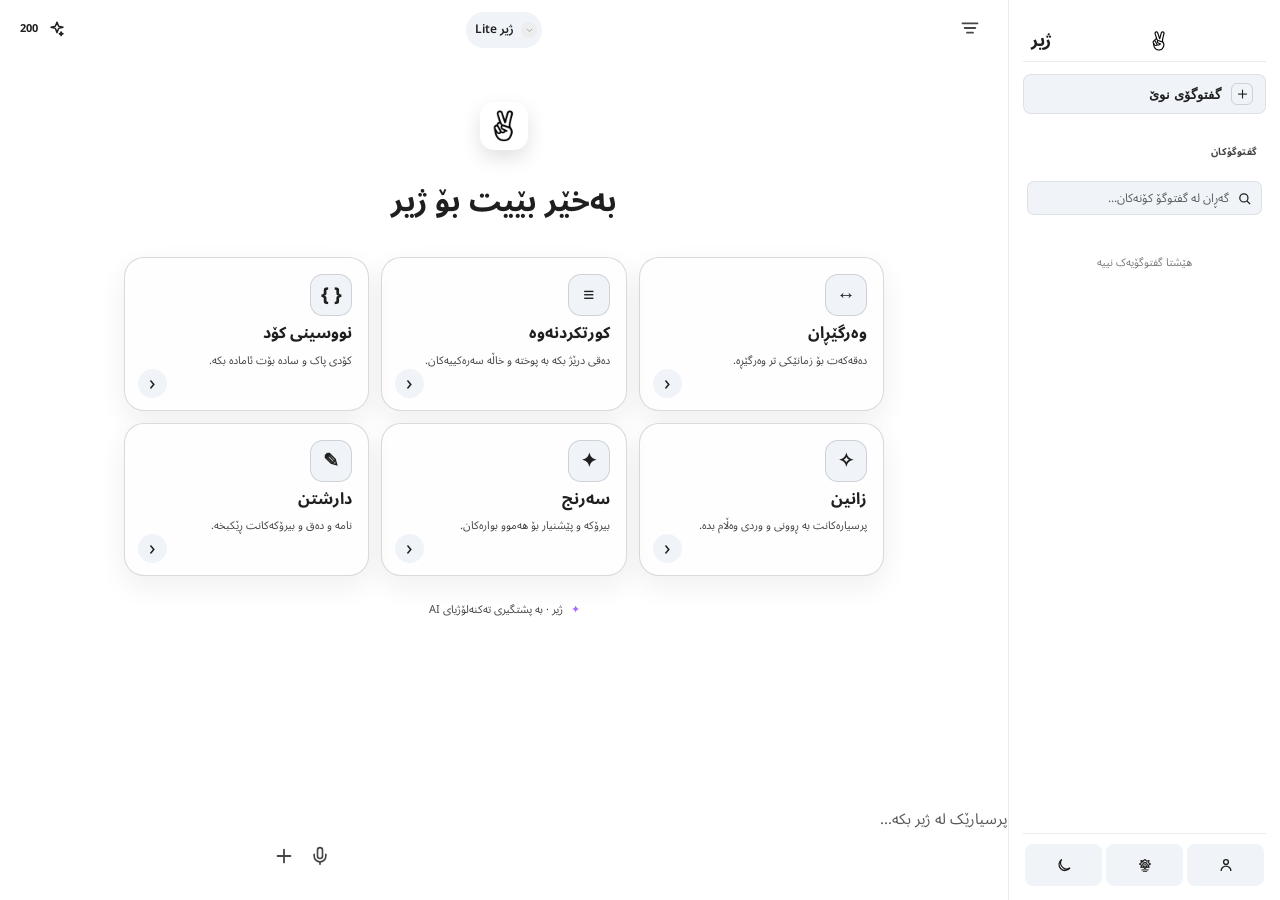
<file: index.html>
<!doctype html>
<html lang="ckb" dir="rtl">
<head>
  <meta charset="UTF-8" />
  <meta name="viewport" content="width=device-width, initial-scale=1, maximum-scale=1, viewport-fit=cover" />
  <meta name="theme-color" content="#f8f9fa" />
  <title>ژیر — یاریدەدەری زیرەکی کوردی</title>
  <link rel="preconnect" href="https://fonts.googleapis.com" />
  <link rel="preconnect" href="https://fonts.gstatic.com" crossorigin />
  <link href="https://fonts.googleapis.com/css2?family=Noto+Sans+Arabic:wght@400;500;600;700;800&display=swap" rel="stylesheet" />
  <link rel="stylesheet" href="style.css" />
</head>
<body>
  <div class="app-layout">
    <aside class="sidebar" id="sidebar">
      <div class="brand-header"><div class="brand-logo"><span class="brand-mark" aria-label="نیشانەی ژیر"></span></div><span class="brand-title">ژیر</span></div>
      <button class="new-chat-btn" id="newChatBtn"><span>＋</span> گفتوگۆی نوێ</button>
      <div class="menu-section-title">گفتوگۆکان</div>
      <label class="history-search"><svg viewBox="0 0 24 24" fill="none" stroke="currentColor" stroke-width="2"><circle cx="11" cy="11" r="6.5"/><path d="m16 16 5 5"/></svg><input type="search" placeholder="گەڕان لە گفتوگۆ کۆنەکان..." aria-label="گەڕان لە گفتوگۆ کۆنەکان"></label>
      <div class="history-list" id="historyList"></div>
      <div class="sidebar-footer"><button class="profile-btn" id="profileBtn" type="button"><svg viewBox="0 0 24 24" fill="none" stroke="currentColor" stroke-width="1.8"><circle cx="12" cy="8" r="3.2"/><path d="M5.5 20a6.5 6.5 0 0113 0"/></svg><span>پڕۆفایل</span></button><button class="theme-toggle-btn settings-theme" id="settingsBtn" type="button"><svg class="settings-tune-icon" viewBox="0 0 24 24" fill="none" stroke="currentColor" stroke-width="1.6" stroke-linecap="round" stroke-linejoin="round"><path d="M12 3.5l2.35 2.35L17.7 5.1l-.75 3.2 2.85 1.7-2.85 1.7.75 3.2-3.35-.75L12 16.5l-2.35-2.35-3.35.75.75-3.2-2.85-1.7 2.85-1.7-.75-3.2 3.35.75-3.2 1.7z"/><path d="M12 7.4l1.15 1.15 1.65-.35-.35 1.65L15.6 11l-1.15 1.15.35 1.65-1.65-.35L12 14.6l-1.15-1.15-1.65.35.35-1.65L8.4 11l1.15-1.15-.35-1.65 1.65.35L12 7.4z" fill="var(--bg)"/><circle cx="12" cy="11" r="1.25" fill="currentColor" stroke="none"/><path d="M7.5 18.2h9M9.5 20.5h5" opacity=".8"/></svg><span>ڕێکخستنەکان</span></button><button class="theme-toggle-btn settings-theme" id="themeBtn"><svg class="theme-moon" viewBox="0 0 24 24" fill="none" stroke="currentColor" stroke-width="1.8"><path d="M20.5 15.3A8.5 8.5 0 018.7 3.5 8.5 8.5 0 1020.5 15.3z"/></svg><svg class="theme-sun" viewBox="0 0 24 24" fill="none" stroke="currentColor" stroke-width="1.8"><circle cx="12" cy="12" r="4"/><path d="M12 2v2M12 20v2M4.93 4.93l1.41 1.41M17.66 17.66l1.41 1.41M2 12h2M20 12h2M4.93 19.07l1.41-1.41M17.66 6.34l1.41-1.41"/></svg><span>ڕووناک / تاریک</span></button></div>
    </aside>
    <div class="scrim" id="scrim"></div>

    <main class="main-content">
      <header class="topbar"><div class="credit-meter" id="creditMeter" role="button" tabindex="0" aria-label="پشکنینی کردیتی ماوە" aria-live="polite"><span class="credit-logo" aria-label="لۆگۆی کردیت" title="کردیت"><svg viewBox="0 0 24 24" fill="none" stroke="currentColor" stroke-width="1.9" stroke-linecap="round" stroke-linejoin="round"><path d="M12 3.5 14.2 9l5.8 1.3-5.8 1.5L12 17.5l-2.2-5.7L4 10.3 9.8 9 12 3.5Z"/><path d="m17.5 16.5.7 1.8 1.8.7-1.8.7-.7 1.8-.7-1.8-1.8-.7 1.8-.7.7-1.8Z"/></svg></span><span class="credit-meter-value" id="creditValue">1000</span></div><button class="menu-btn" id="menuBtn" aria-label="مێنۆ"><svg class="zhir-menu-mark" width="24" height="24" viewBox="0 0 24 24" fill="none" stroke="currentColor" stroke-width="1.8" stroke-linecap="round"><path d="M4.5 7.3h15"/><path d="M6.7 12h10.6"/><path d="M9 16.7h6"/></svg></button><div class="plan-switcher" id="planSwitcher"><button class="plan-trigger" id="planTrigger" type="button" aria-label="هەڵبژاردنی پلانی ژیر" title="هەڵبژاردنی پلانی ژیر" aria-expanded="false"><span class="plan-trigger-chevron" aria-hidden="true"><svg viewBox="0 0 24 24" fill="none" stroke="currentColor" stroke-width="2" stroke-linecap="round" stroke-linejoin="round"><path d="m6 9 6 6 6-6"/></svg></span><span>ژیر Lite</span></button><div class="plan-menu" role="menu"><button class="plan-option selected" type="button" data-plan="ژیر Lite" role="menuitemradio" aria-checked="true"><span class="plan-option-check" aria-hidden="true">✓</span><span><strong>ژیر Lite</strong><small>بۆ بەکارهێنانی ڕۆژانە</small></span></button><button class="plan-option" type="button" data-plan="ژیر Plus" role="menuitemradio" aria-checked="false"><span class="plan-option-check" aria-hidden="true">✓</span><span><strong>ژیر Plus</strong><small>بۆ بەکارهێنانی پەرەسەندوو</small></span></button><button class="plan-option" type="button" data-plan="ژیر Pro Plus" role="menuitemradio" aria-checked="false"><span class="plan-option-check" aria-hidden="true">✓</span><span><strong>ژیر Pro Plus</strong><small>بۆ بەکارهێنانی پێشکەوتوو</small></span></button></div></div></header>
      <div class="chat-container" id="chatContainer">
        <div class="welcome-box" id="welcomeBox">
          <div class="brand-logo"><span class="brand-mark" aria-label="نیشانەی ژیر"></span></div>
          <h1>بەخێر بێیت بۆ ژیر</h1>
        </div>
        <div class="messages-stream" id="messagesStream"></div>
      </div>

      <div class="composer-container">
        <form class="composer-box" id="composerForm">
          <button type="button" class="action-btn attach-btn" id="attachBtn" aria-label="پاشکۆ"><svg width="22" height="22" viewBox="0 0 24 24" fill="none" stroke="currentColor" stroke-width="2" stroke-linecap="round"><path d="M12 5v14M5 12h14"/></svg></button>
          <input id="fileInput" type="file" accept="image/*,.pdf,.doc,.docx,.txt" hidden />
          
          <textarea id="userInput" dir="auto" rows="1" placeholder="پرسیارێک لە ژیر بکە..."></textarea>
          
          <div class="left-actions">
            <!-- دوگمەی مایکرۆفۆن -->
            <button type="button" class="action-btn mic-btn" id="micBtn" aria-label="دەنگ"><svg width="20" height="20" viewBox="0 0 24 24" fill="none" stroke="currentColor" stroke-width="2" stroke-linecap="round"><path d="M12 2a3 3 0 00-3 3v7a3 3 0 006 0V5a3 3 0 00-3-3z"/><path d="M19 10v2a7 7 0 01-14 0v-2"/><line x1="12" y1="19" x2="12" y2="22"/></svg></button>
            
            <!-- دوگمەی ناردنی نوێ (بازنەی پڕکراو لەگەڵ تیری سەرەوە) -->
            <button type="submit" class="send-btn" id="sendBtn" aria-label="ناردن">
              <svg width="20" height="20" viewBox="0 0 24 24" fill="none" stroke="currentColor" stroke-width="2.5" stroke-linecap="round" stroke-linejoin="round">
                <line x1="12" y1="19" x2="12" y2="5"></line>
                <polyline points="5 12 12 5 19 12"></polyline>
              </svg>
            </button>
          </div>
        </form>
      </div>

      <div class="profile-modal" id="profileModal" role="dialog" aria-modal="true" aria-labelledby="profileTitle">
        <section class="profile-dialog">
          <div class="profile-dialog-head"><div><div class="profile-kicker">بەشی بەکارهێنەر</div><h2 id="profileTitle">پڕۆفایل</h2></div><button class="profile-close" id="profileClose" type="button" aria-label="داخستن">×</button></div>
          <div class="profile-summary"><div class="profile-avatar" id="profileAvatar">ب</div><div><strong id="profileNamePreview">بەکارهێنەر</strong><span id="profileEmailPreview">user@example.com</span></div></div>
          <div class="profile-fields"><label class="profile-field">ناو<input id="profileName" type="text" value="بەکارهێنەر" autocomplete="name" /></label><label class="profile-field">ئیمەیڵ<input id="profileEmail" type="email" value="user@example.com" autocomplete="email" /></label></div>
          <div class="profile-actions"><button class="profile-cancel" id="profileCancel" type="button">پاشگەزبوونەوە</button><button class="profile-save" id="profileSave" type="button">پاشەکەوتکردن</button></div>
        </section>
      </div>
    </main>

      <div class="upgrade-modal" id="upgradeModal" role="dialog" aria-modal="true" aria-labelledby="upgradeTitle">
        <section class="upgrade-dialog">
          <div class="upgrade-dialog-head"><div><div class="upgrade-kicker">هەڵبژاردنی پلان</div><h2 id="upgradeTitle">توانای گونجاو بۆ ژیر هەڵبژێرە</h2></div><button class="upgrade-close" id="upgradeClose" type="button" aria-label="داخستن">×</button></div>
          <div class="plan-detail-grid">
            <article class="plan-detail-card" data-plan-card="ژیر Plus"><h3>ژیر Plus</h3><p>بۆ بەکارهێنانی ڕۆژانە بە وەڵامی باشتر.</p><ul><li>وەڵامە باشترەکان لە Lite</li><li>خێرایی و توانای زیاتر</li><li>دەستگەیشتن بە تایبەتمەندییە پێشکەوتووەکان</li></ul><div class="plan-detail-credits"><span>١٠,٠٠٠ د.ع مانگانە</span><span>٤٠٠ ڕۆژانە</span></div></article>
            <article class="plan-detail-card" data-plan-card="ژیر Pro Plus"><h3>ژیر Pro Plus</h3><p>بۆ بەکارهێنانی پیشەیی و گفتوگۆی قووڵتر.</p><ul><li>وەڵامە زۆر باشترەکان</li><li>خێرایی و priority ـی بەرزتر</li><li>توانای باشتر بۆ فایل و گفتوگۆ</li></ul><div class="plan-detail-credits"><span>٢٠,٠٠٠ د.ع مانگانە</span><span>٨٠٠ ڕۆژانە</span></div></article>
          </div>
        </section>
      </div>
      <div class="upgrade-modal" id="checkoutModal" role="dialog" aria-modal="true" aria-labelledby="checkoutTitle">
        <section class="upgrade-dialog">
          <div class="upgrade-dialog-head"><div><div class="upgrade-kicker">پێداچوونەوەی کڕین</div><h2 id="checkoutTitle">چالاککردنی پلان</h2></div><button class="upgrade-close" id="checkoutClose" type="button" aria-label="داخستن">×</button></div>
          <div class="checkout-summary"><div class="checkout-row"><span>پلان</span><strong id="checkoutPlan">—</strong></div><div class="checkout-row"><span>شێوازی کڕین</span><strong>مانگانە</strong></div><div class="checkout-row"><span>کردیتی مانگانە</span><strong id="checkoutMonthly">—</strong></div><div class="checkout-row"><span>کردیتی ڕۆژانە</span><strong id="checkoutDaily">—</strong></div><div class="checkout-row"><span>بەها</span><strong id="checkoutPrice">دێمۆ — بێ پارەی ڕاستەقینە</strong></div></div>
          <div class="payment-methods" role="radiogroup" aria-label="شێوازی پارەدان"><div class="payment-method-title">شێوازی پارەدان هەڵبژێرە</div><div class="payment-method-subtitle">شێوازێکی پارەدانی ناوخۆیی یان کارت هەڵبژێرە</div><label class="payment-method selected"><input type="radio" name="paymentMethod" value="card" checked><span class="payment-method-icon" aria-hidden="true"><svg viewBox="0 0 24 24" fill="none" stroke="currentColor" stroke-width="1.7" stroke-linecap="round" stroke-linejoin="round"><rect x="3" y="5" width="18" height="14" rx="2.5"/><path d="M3 9h18M7 15h3"/></svg></span><span class="payment-method-copy"><strong>کارت بانکی</strong><small>Visa و Mastercard</small></span><span class="payment-method-check" aria-hidden="true"><svg viewBox="0 0 16 16" fill="none" stroke="currentColor" stroke-width="2" stroke-linecap="round" stroke-linejoin="round"><path d="m3 8 3 3 7-7"/></svg></span></label><label class="payment-method"><input type="radio" name="paymentMethod" value="fastpay"><span class="payment-method-icon provider-fastpay" aria-hidden="true">FP</span><span class="payment-method-copy"><strong>FastPay</strong><small>پارەدان بە wallet ـی FastPay</small></span><span class="payment-method-check" aria-hidden="true"><svg viewBox="0 0 16 16" fill="none" stroke="currentColor" stroke-width="2" stroke-linecap="round" stroke-linejoin="round"><path d="m3 8 3 3 7-7"/></svg></span></label><label class="payment-method"><input type="radio" name="paymentMethod" value="fib"><span class="payment-method-icon provider-fib" aria-hidden="true">FIB</span><span class="payment-method-copy"><strong>FIB</strong><small>First Iraqi Bank ـی مۆبایل</small></span><span class="payment-method-check" aria-hidden="true"><svg viewBox="0 0 16 16" fill="none" stroke="currentColor" stroke-width="2" stroke-linecap="round" stroke-linejoin="round"><path d="m3 8 3 3 7-7"/></svg></span></label></div>
          <div class="demo-payment-fields" id="cardPaymentFields"><label>ناوی خاوەنی کارت<input type="text" id="cardholderName" autocomplete="cc-name" placeholder="ناوی تەواو" /></label><label>ژمارەی کارت<input type="text" id="cardNumber" inputmode="numeric" autocomplete="cc-number" placeholder="•••• •••• •••• ••••" maxlength="19" /></label><div class="demo-payment-row"><label>بەرواری بەسەرچوون<input type="text" id="cardExpiry" inputmode="numeric" autocomplete="cc-exp" placeholder="MM/YY" maxlength="5" /></label><label>CVV<input type="password" id="cardCvv" inputmode="numeric" autocomplete="cc-csc" placeholder="•••" maxlength="4" /></label></div></div>
          <div class="demo-payment-fields" id="fastpayPaymentFields" hidden><div class="provider-field-head"><span class="provider-pill provider-fastpay">FP</span><div><strong>FastPay</strong><small>زانیاریی wallet ـی خۆت بنووسە</small></div></div><label>ژمارەی مۆبایل یان هەژمار<input type="tel" id="fastpayNumber" inputmode="tel" autocomplete="tel" placeholder="07XX XXX XXXX" /></label><button class="demo-qr-placeholder" type="button" data-qr-provider="FastPay" aria-label="چالاککردنی QR ـی FastPay"><svg class="demo-qr-svg" viewBox="0 0 21 21" role="img" aria-hidden="true"><path fill="currentColor" d="M0 0h7v7H0zM14 0h7v7h-7zM0 14h7v7H0zM2 2v3h3V2H2zm14 0v3h3V2h-3zM2 16v3h3v-3H2zM9 1h2v2H9zM8 5h2v2H8zM11 4h2v3h-2zM8 9h3v2H8zM13 8h2v3h-2zM16 9h2v2h-2zM19 8h2v3h-2zM8 13h2v2H8zM11 12h3v2h-3zM15 14h2v3h-2zM18 13h3v2h-3zM9 17h3v2H9zM13 18h2v3h-2zM17 18h2v2h-2z"/></svg><span>QR ـی دێمۆی FastPay — کرتە بکە بۆ چالاککردن</span></button></div>
          <div class="demo-payment-fields" id="fibPaymentFields" hidden><div class="provider-field-head"><span class="provider-pill provider-fib">FIB</span><div><strong>First Iraqi Bank</strong><small>زانیاریی wallet ـی خۆت بنووسە</small></div></div><label>ژمارەی مۆبایل یان هەژمار<input type="tel" id="fibNumber" inputmode="tel" autocomplete="tel" placeholder="07XX XXX XXXX" /></label><button class="demo-qr-placeholder" type="button" data-qr-provider="FIB" aria-label="چالاککردنی QR ـی FIB"><svg class="demo-qr-svg" viewBox="0 0 21 21" role="img" aria-hidden="true"><path fill="currentColor" d="M0 0h7v7H0zM14 0h7v7h-7zM0 14h7v7H0zM2 2v3h3V2H2zm14 0v3h3V2h-3zM2 16v3h3v-3H2zM9 1h2v2H9zM8 5h2v2H8zM11 4h2v3h-2zM8 9h3v2H8zM13 8h2v3h-2zM16 9h2v2h-2zM19 8h2v3h-2zM8 13h2v2H8zM11 12h3v2h-3zM15 14h2v3h-2zM18 13h3v2h-3zM9 17h3v2H9zM13 18h2v3h-2zM17 18h2v2h-2z"/></svg><span>QR ـی دێمۆی FIB — کرتە بکە بۆ چالاککردن</span></button></div>
          <p class="checkout-note">ئەمە پارەدانی دێمۆیە. هیچ پارەیەکی ڕاستەقینە وەرناگیرێت؛ خانەکان تەنها بۆ تاقیکردنەوەی flow ـەکە کار دەکەن.</p>
          <div class="checkout-actions"><button class="checkout-back" id="checkoutBack" type="button">گەڕانەوە</button><button class="checkout-pay" id="checkoutPay" type="button">پارەدان بە شێوەی مانگانە</button></div>
        </section>
      </div>

  </div>
  <script src="ai.js"></script>
  <script src="storage.js"></script>
  <script src="app.js"></script>
</body>
</file>
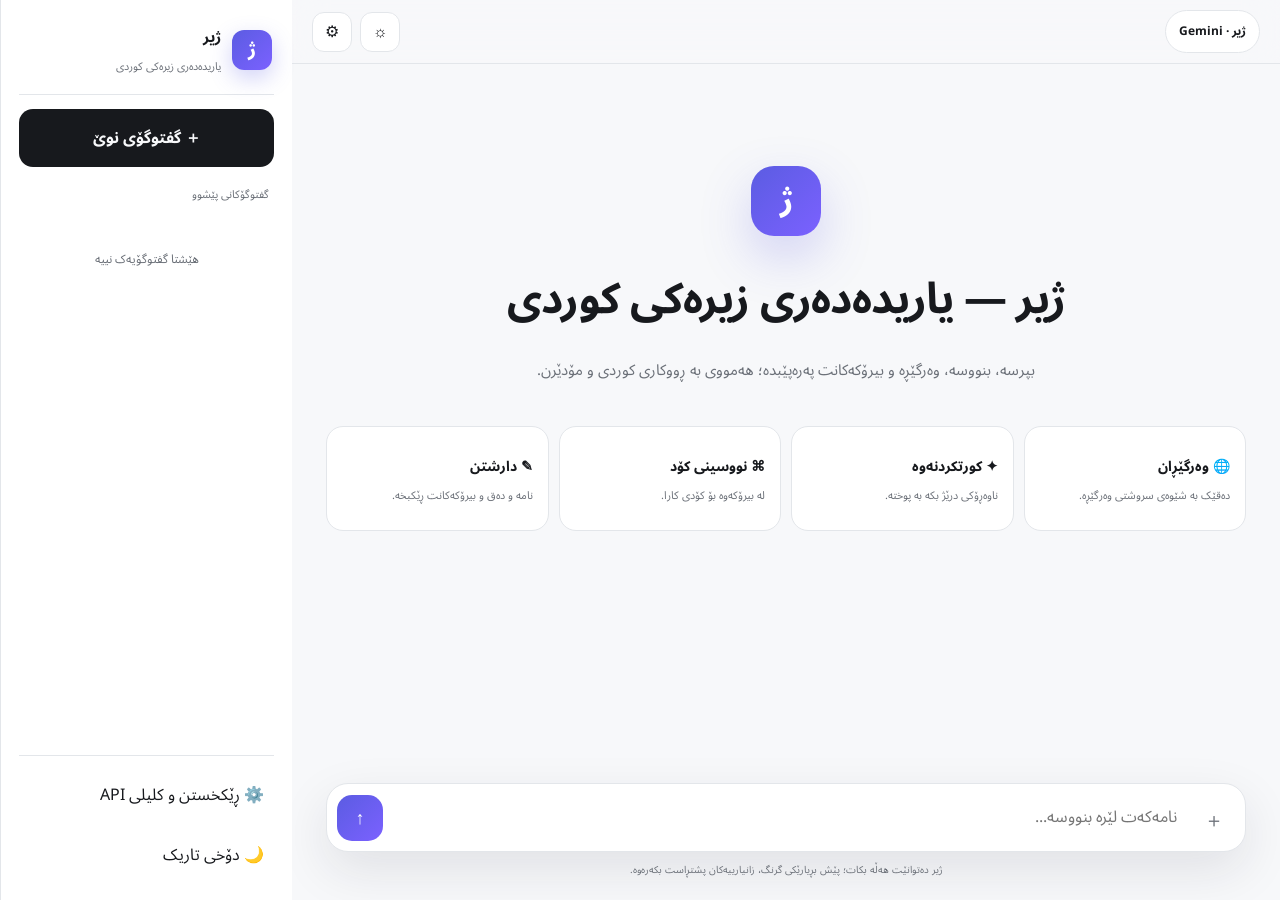
<file: zhir-preview.html>
<!doctype html>
<html lang="ckb" dir="rtl">
<head>
<meta charset="UTF-8">
<meta name="viewport" content="width=device-width,initial-scale=1,viewport-fit=cover">
<meta name="theme-color" content="#0f1115">
<title>ژیر — یاریدەدەری زیرەکی کوردی</title>
<style>
@import url('https://fonts.googleapis.com/css2?family=Noto+Sans+Arabic:wght@400;500;600;700;800&display=swap');
:root{--bg:#f7f8fa;--panel:#fff;--panel2:#f1f3f5;--text:#17191d;--muted:#6b7078;--line:#e3e6ea;--accent:#5b5ce2;--accent2:#7b61ff;--user:#eceefe;--shadow:0 18px 50px rgba(25,30,45,.10);--radius:22px}
html.dark{--bg:#0d0f12;--panel:#15181d;--panel2:#1d2127;--text:#f2f4f7;--muted:#a8afb9;--line:#2a2f37;--user:#252b45;--shadow:0 20px 55px rgba(0,0,0,.35)}
*{box-sizing:border-box}html,body{margin:0;width:100%;height:100%;font-family:'Noto Sans Arabic',Tahoma,sans-serif;background:var(--bg);color:var(--text)}button,input,textarea{font:inherit}button{cursor:pointer;color:inherit}body{overflow:hidden}.app{height:100dvh;display:flex;direction:ltr}.sidebar{direction:rtl;width:292px;flex:none;background:var(--panel);border-left:1px solid var(--line);display:flex;flex-direction:column;padding:18px;gap:14px;transition:.25s;z-index:20}.brand{display:flex;align-items:center;gap:11px;padding:3px 2px 16px;border-bottom:1px solid var(--line)}.brand-logo{width:40px;height:40px;border-radius:12px;background:linear-gradient(135deg,var(--accent),var(--accent2));display:grid;place-items:center;color:#fff;font-weight:800;font-size:19px;box-shadow:0 8px 22px rgba(91,92,226,.28)}.brand strong{display:block;font-size:15px}.brand span{display:block;color:var(--muted);font-size:11px;margin-top:2px}.new-chat{border:0;border-radius:14px;background:var(--text);color:var(--bg);padding:12px 14px;font-weight:700;display:flex;align-items:center;justify-content:center;gap:8px}.new-chat:hover{opacity:.9}.section-title{font-size:11px;color:var(--muted);padding:2px 5px}.history{overflow:auto;display:flex;flex-direction:column;gap:5px;flex:1}.history button{border:0;background:transparent;text-align:right;padding:11px 10px;border-radius:12px;color:var(--text);white-space:nowrap;overflow:hidden;text-overflow:ellipsis}.history button:hover,.history button.active{background:var(--panel2)}.sidebar-bottom{border-top:1px solid var(--line);padding-top:12px;display:grid;gap:6px}.side-action{border:0;background:transparent;text-align:right;padding:10px;border-radius:11px}.side-action:hover{background:var(--panel2)}.main{direction:rtl;min-width:0;flex:1;display:flex;flex-direction:column;position:relative}.topbar{height:64px;display:flex;align-items:center;justify-content:space-between;padding:10px 20px;border-bottom:1px solid var(--line);background:color-mix(in srgb,var(--bg) 88%,transparent);backdrop-filter:blur(16px);z-index:10}.topbar-left,.topbar-right{display:flex;align-items:center;gap:8px}.icon-btn{width:40px;height:40px;border:1px solid var(--line);background:var(--panel);border-radius:12px;display:grid;place-items:center}.menu-btn{display:none}.model-pill{padding:8px 13px;border:1px solid var(--line);background:var(--panel);border-radius:999px;font-size:12px;font-weight:700}.content{flex:1;overflow:auto;padding:30px 20px 150px}.chat{width:min(920px,100%);margin:auto}.hero{text-align:center;padding:8vh 10px 28px}.hero-mark{width:70px;height:70px;border-radius:23px;margin:0 auto 18px;background:linear-gradient(135deg,var(--accent),var(--accent2));display:grid;place-items:center;color:#fff;font-size:31px;font-weight:800;box-shadow:0 20px 50px rgba(91,92,226,.25)}h1{font-size:clamp(27px,5vw,43px);margin:0 0 9px;letter-spacing:-.7px}.hero p{color:var(--muted);margin:0 auto;max-width:620px;font-size:15px}.suggestions{display:grid;grid-template-columns:repeat(4,1fr);gap:10px;margin:12px 0 32px}.suggestion{border:1px solid var(--line);background:var(--panel);border-radius:17px;padding:15px;text-align:right;min-height:105px;transition:.2s}.suggestion:hover{transform:translateY(-2px);box-shadow:var(--shadow);border-color:color-mix(in srgb,var(--accent) 35%,var(--line))}.suggestion b{display:block;margin-bottom:6px;font-size:14px}.suggestion span{display:block;color:var(--muted);font-size:11px;line-height:1.7}.messages{display:flex;flex-direction:column;gap:18px}.message{display:flex;gap:10px;align-items:flex-start}.message.user{flex-direction:row-reverse}..avatar{width:34px;height:34px;flex:none;border-radius:11px;background:var(--panel2);display:grid;place-items:center;font-size:13px;font-weight:800}.assistant .avatar{background:linear-gradient(135deg,var(--accent),var(--accent2));color:#fff}.bubble{max-width:min(78%,720px);padding:14px 16px;border:1px solid var(--line);background:var(--panel);border-radius:18px;line-height:1.9;font-size:14px;white-space:pre-wrap}.user .bubble{background:var(--user);border-color:transparent}.message-actions{margin-top:7px;display:flex;gap:5px}.message-actions button{border:0;background:transparent;color:var(--muted);font-size:11px;padding:4px 7px}.composer-wrap{position:absolute;bottom:0;left:0;right:0;padding:15px 20px 20px;background:linear-gradient(to top,var(--bg) 70%,transparent)}.composer{width:min(920px,100%);margin:auto;background:var(--panel);border:1px solid var(--line);border-radius:22px;box-shadow:var(--shadow);padding:10px;display:flex;align-items:flex-end;gap:8px}.composer textarea{flex:1;resize:none;border:0;outline:0;background:transparent;color:var(--text);min-height:46px;max-height:140px;padding:10px 8px;line-height:1.7}.send{width:46px;height:46px;border:0;border-radius:15px;background:linear-gradient(135deg,var(--accent),var(--accent2));color:#fff;display:grid;place-items:center;font-size:18px}.attach{width:42px;height:42px;border:0;background:transparent;color:var(--muted);font-size:20px}.hint{text-align:center;color:var(--muted);font-size:10px;margin-top:7px}.modal-backdrop{position:fixed;inset:0;background:rgba(0,0,0,.45);display:none;place-items:center;z-index:100;padding:20px}.modal-backdrop.open{display:grid}.modal{width:min(520px,100%);background:var(--panel);border:1px solid var(--line);border-radius:24px;padding:22px;box-shadow:0 30px 80px rgba(0,0,0,.25)}.modal-head{display:flex;justify-content:space-between;align-items:center;margin-bottom:18px}.modal h2{font-size:19px;margin:0}.close{border:0;background:var(--panel2);width:38px;height:38px;border-radius:11px}.field{display:grid;gap:7px;margin:14px 0}.field label{font-size:12px;font-weight:700}.field input{height:46px;border:1px solid var(--line);border-radius:12px;background:var(--bg);color:var(--text);padding:0 13px;outline:none}.field input:focus{border-color:var(--accent)}.save{width:100%;border:0;border-radius:13px;background:var(--accent);color:#fff;padding:12px;font-weight:700}.note{font-size:11px;color:var(--muted);line-height:1.8;margin-top:9px}.empty{color:var(--muted);font-size:12px;text-align:center;padding:25px 8px}@media(max-width:820px){.sidebar{position:fixed;right:0;top:0;bottom:0;transform:translateX(105%);box-shadow:-20px 0 50px rgba(0,0,0,.18)}.sidebar.open{transform:translateX(0)}.menu-btn{display:grid}.suggestions{grid-template-columns:repeat(2,1fr)}.content{padding-inline:13px}.composer-wrap{padding-inline:10px 10px}.bubble{max-width:84%}.hero{padding-top:6vh}}@media(max-width:480px){.suggestions{gap:8px}.suggestion{min-height:92px;padding:12px}.model-pill{display:none}.topbar{padding-inline:12px}.hero p{font-size:13px}}
</style>
</head>
<body>
<div class="app">
<aside class="sidebar" id="sidebar">
  <div class="brand"><div class="brand-logo">ژ</div><div><strong>ژیر</strong><span>یاریدەدەری زیرەکی کوردی</span></div></div>
  <button class="new-chat" id="newChat">＋ گفتوگۆی نوێ</button>
  <div class="section-title">گفتوگۆکانی پێشوو</div>
  <div class="history" id="history"><div class="empty">هێشتا گفتوگۆیەک نییە</div></div>
  <div class="sidebar-bottom">
    <button class="side-action" id="settingsBtn">⚙️ ڕێکخستن و کلیلی API</button>
    <button class="side-action" id="themeBtn">🌙 دۆخی تاریک</button>
  </div>
</aside>
<main class="main">
  <header class="topbar"><div class="topbar-right"><button class="icon-btn menu-btn" id="menuBtn">☰</button><div class="model-pill">ژیر · Gemini</div></div><div class="topbar-left"><button class="icon-btn" id="topTheme" title="گۆڕینی دۆخ">☼</button><button class="icon-btn" id="topSettings" title="ڕێکخستن">⚙</button></div></header>
  <section class="content" id="content"><div class="chat" id="chat">
    <div class="hero" id="hero"><div class="hero-mark">ژ</div><h1>ژیر — یاریدەدەری زیرەکی کوردی</h1><p>بپرسە، بنووسە، وەرگێڕە و بیرۆکەکانت پەرەپێبدە؛ هەمووی بە ڕووکاری کوردی و مۆدێرن.</p></div>
    <div class="suggestions" id="suggestions">
      <button class="suggestion" data-prompt="ئەم دەقە بۆم وەرگێڕە بۆ ئینگلیزی"><b>🌐 وەرگێڕان</b><span>دەقێک بە شێوەی سروشتی وەرگێڕە.</span></button>
      <button class="suggestion" data-prompt="ئەم بابەتە بە کورتی و خاڵ بە خاڵ بۆم کورت بکەرەوە"><b>✦ کورتکردنەوە</b><span>ناوەڕۆکی درێژ بکە بە پوختە.</span></button>
      <button class="suggestion" data-prompt="کۆدی HTML و CSS ـێکی سادە بۆ پەڕەی سەرەکی بنووسە"><b>⌘ نووسینی کۆد</b><span>لە بیرۆکەوە بۆ کۆدی کارا.</span></button>
      <button class="suggestion" data-prompt="دارشتنێکی پیشەیی و جوان بۆ بابەتێکی نوێ بنووسە"><b>✎ دارشتن</b><span>نامە و دەق و بیرۆکەکانت ڕێکبخە.</span></button>
    </div>
    <div class="messages" id="messages"></div>
  </div></section>
  <div class="composer-wrap"><form class="composer" id="composer"><button type="button" class="attach" title="هاوپێچ">＋</button><textarea id="input" rows="1" placeholder="نامەکەت لێرە بنووسە..." autocomplete="off"></textarea><button class="send" type="submit" title="ناردن">↑</button></form><div class="hint">ژیر دەتوانێت هەڵە بکات؛ پێش بڕیارێکی گرنگ، زانیارییەکان پشتڕاست بکەرەوە.</div></div>
</main></div>
<div class="modal-backdrop" id="modal"><div class="modal"><div class="modal-head"><h2>ڕێکخستن و پەیوەندی API</h2><button class="close" id="closeModal">×</button></div><div class="field"><label for="apiKey">Gemini API Key</label><input id="apiKey" type="password" placeholder="AIza..." autocomplete="off"></div><button class="save" id="saveKey">پاشەکەوتکردن</button><div class="note">کلیلی API تەنها لە localStorage ـی ئەم وێبگەیەدا هەڵدەگیرێت. بۆ بەکارهێنانی production، باشترە API لە پشتەوەی server/endpoint ـێکی پارێزراوەوە بانگ بکرێت.</div></div></div>
<script>
const $=s=>document.querySelector(s), $$=s=>[...document.querySelectorAll(s)];
const state={dark:localStorage.getItem('zhir-theme')==='dark',apiKey:localStorage.getItem('zhir-api-key')||'',messages:JSON.parse(localStorage.getItem('zhir-messages')||'[]')};
function applyTheme(){document.documentElement.classList.toggle('dark',state.dark);$('#themeBtn').textContent=state.dark?'☀️ دۆخی ڕووناک':'🌙 دۆخی تاریک';$('#topTheme').textContent=state.dark?'☀':'☼';localStorage.setItem('zhir-theme',state.dark?'dark':'light')}
function save(){localStorage.setItem('zhir-messages',JSON.stringify(state.messages));renderHistory()}
function renderHistory(){const h=$('#history');if(!state.messages.length){h.innerHTML='<div class="empty">هێشتا گفتوگۆیەک نییە</div>';return}const first=state.messages.find(x=>x.role==='user');h.innerHTML='';const b=document.createElement('button');b.className='active';b.textContent=(first?.text||'گفتوگۆی نوێ').slice(0,42);h.appendChild(b)}
function addMessage(role,text,saveIt=true){const wrap=document.createElement('div');wrap.className='message '+role;const av=document.createElement('div');av.className='avatar';av.textContent=role==='user'?'ت':'ژ';const body=document.createElement('div');const bubble=document.createElement('div');bubble.className='bubble';bubble.textContent=text;body.appendChild(bubble);if(role==='assistant'){const acts=document.createElement('div');acts.className='message-actions';const copy=document.createElement('button');copy.textContent='کۆپی';copy.onclick=()=>navigator.clipboard?.writeText(text);acts.appendChild(copy);body.appendChild(acts)}wrap.append(av,body);$('#messages').appendChild(wrap);if(saveIt){state.messages.push({role,text});save()}$('#content').scrollTop=$('#content').scrollHeight}
function mockReply(text){if(text.includes('وەرگێڕ'))return 'بە خۆشحاڵی. دەقەکە بنێرە تا بە شێوەیەکی سروشتی و ڕوون وەری بگێڕم.';if(text.includes('کورت'))return 'بەڵێ. ناوەڕۆکەکە بنێرە و من گرنگترین خاڵەکان بە شێوەیەکی پوخت ڕیز دەکەم.';if(text.includes('کۆد'))return 'دەتوانم کۆدەکە بۆت دروست بکەم. تکایە دیاری بکە پەڕەکە چی بکات و چ تایبەتمەندییەکت پێویستە.';return 'سڵاو! من ژیرم، یاریدەدەری زیرەکی کوردی. پرسیارەکەت بنووسە تا یارمەتیت بدەم.'}
function send(text){text=text.trim();if(!text)return;$('#hero').style.display='none';$('#suggestions').style.display='none';addMessage('user',text);$('#input').value='';$('#input').style.height='auto';setTimeout(()=>addMessage('assistant',mockReply(text)),350)}
function load(){applyTheme();$('#apiKey').value=state.apiKey;state.messages.forEach(m=>addMessage(m.role,m.text,false));renderHistory();if(state.messages.length){$('#hero').style.display='none';$('#suggestions').style.display='none'}}
$('#composer').addEventListener('submit',e=>{e.preventDefault();send($('#input').value)});
$('#input').addEventListener('input',e=>{e.target.style.height='auto';e.target.style.height=Math.min(e.target.scrollHeight,140)+'px'});
$$('.suggestion').forEach(b=>b.onclick=()=>send(b.dataset.prompt));
function toggleTheme(){state.dark=!state.dark;applyTheme()}
$('#themeBtn').onclick=toggleTheme;$('#topTheme').onclick=toggleTheme;
function openModal(){$('#modal').classList.add('open');$('#apiKey').focus()}function closeModal(){$('#modal').classList.remove('open')}
$('#settingsBtn').onclick=openModal;$('#topSettings').onclick=openModal;$('#closeModal').onclick=closeModal;$('#modal').onclick=e=>{if(e.target===$('#modal'))closeModal()};
$('#saveKey').onclick=()=>{state.apiKey=$('#apiKey').value.trim();localStorage.setItem('zhir-api-key',state.apiKey);closeModal()};
$('#newChat').onclick=()=>{state.messages=[];localStorage.removeItem('zhir-messages');$('#messages').innerHTML='';$('#hero').style.display='';$('#suggestions').style.display='grid';renderHistory();$('#input').focus();if(innerWidth<=820)$('#sidebar').classList.remove('open')};
$('#menuBtn').onclick=()=>$('#sidebar').classList.toggle('open');
load();
</script>
</body></html>
</file>
